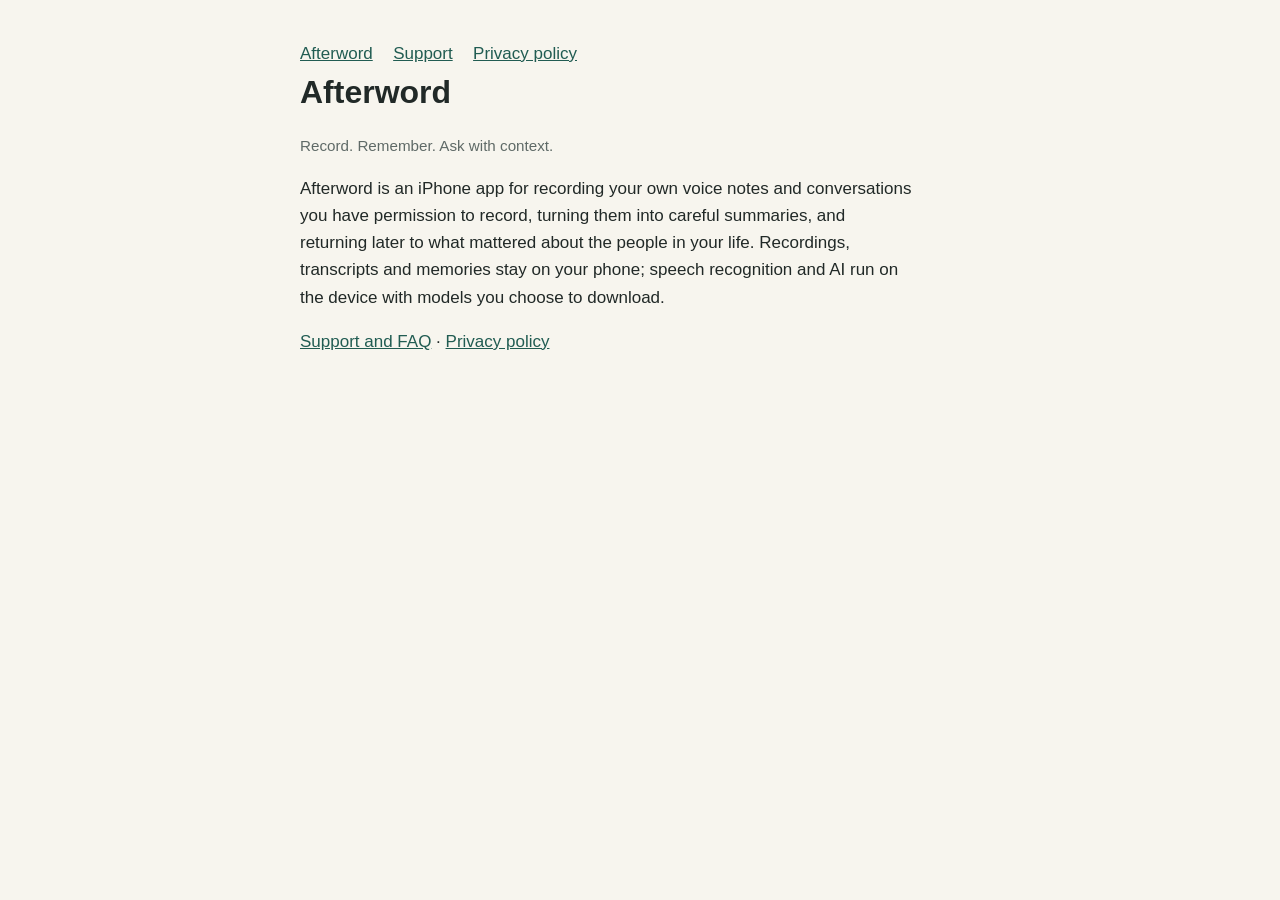
<file: index.html>
<!doctype html><html lang="en"><head><meta charset="utf-8"><meta name="viewport" content="width=device-width,initial-scale=1"><title>Afterword</title><link rel="stylesheet" href="style.css"></head>
<body><main>
<nav><a href="index.html">Afterword</a><a href="support.html">Support</a><a href="privacy.html">Privacy policy</a></nav>
<h1>Afterword</h1><p class="meta">Record. Remember. Ask with context.</p>
<p>Afterword is an iPhone app for recording your own voice notes and conversations you have permission to record, turning them into careful summaries, and returning later to what mattered about the people in your life. Recordings, transcripts and memories stay on your phone; speech recognition and AI run on the device with models you choose to download.</p>
<p><a href="support.html">Support and FAQ</a> · <a href="privacy.html">Privacy policy</a></p>
</main></body></html>
</file>
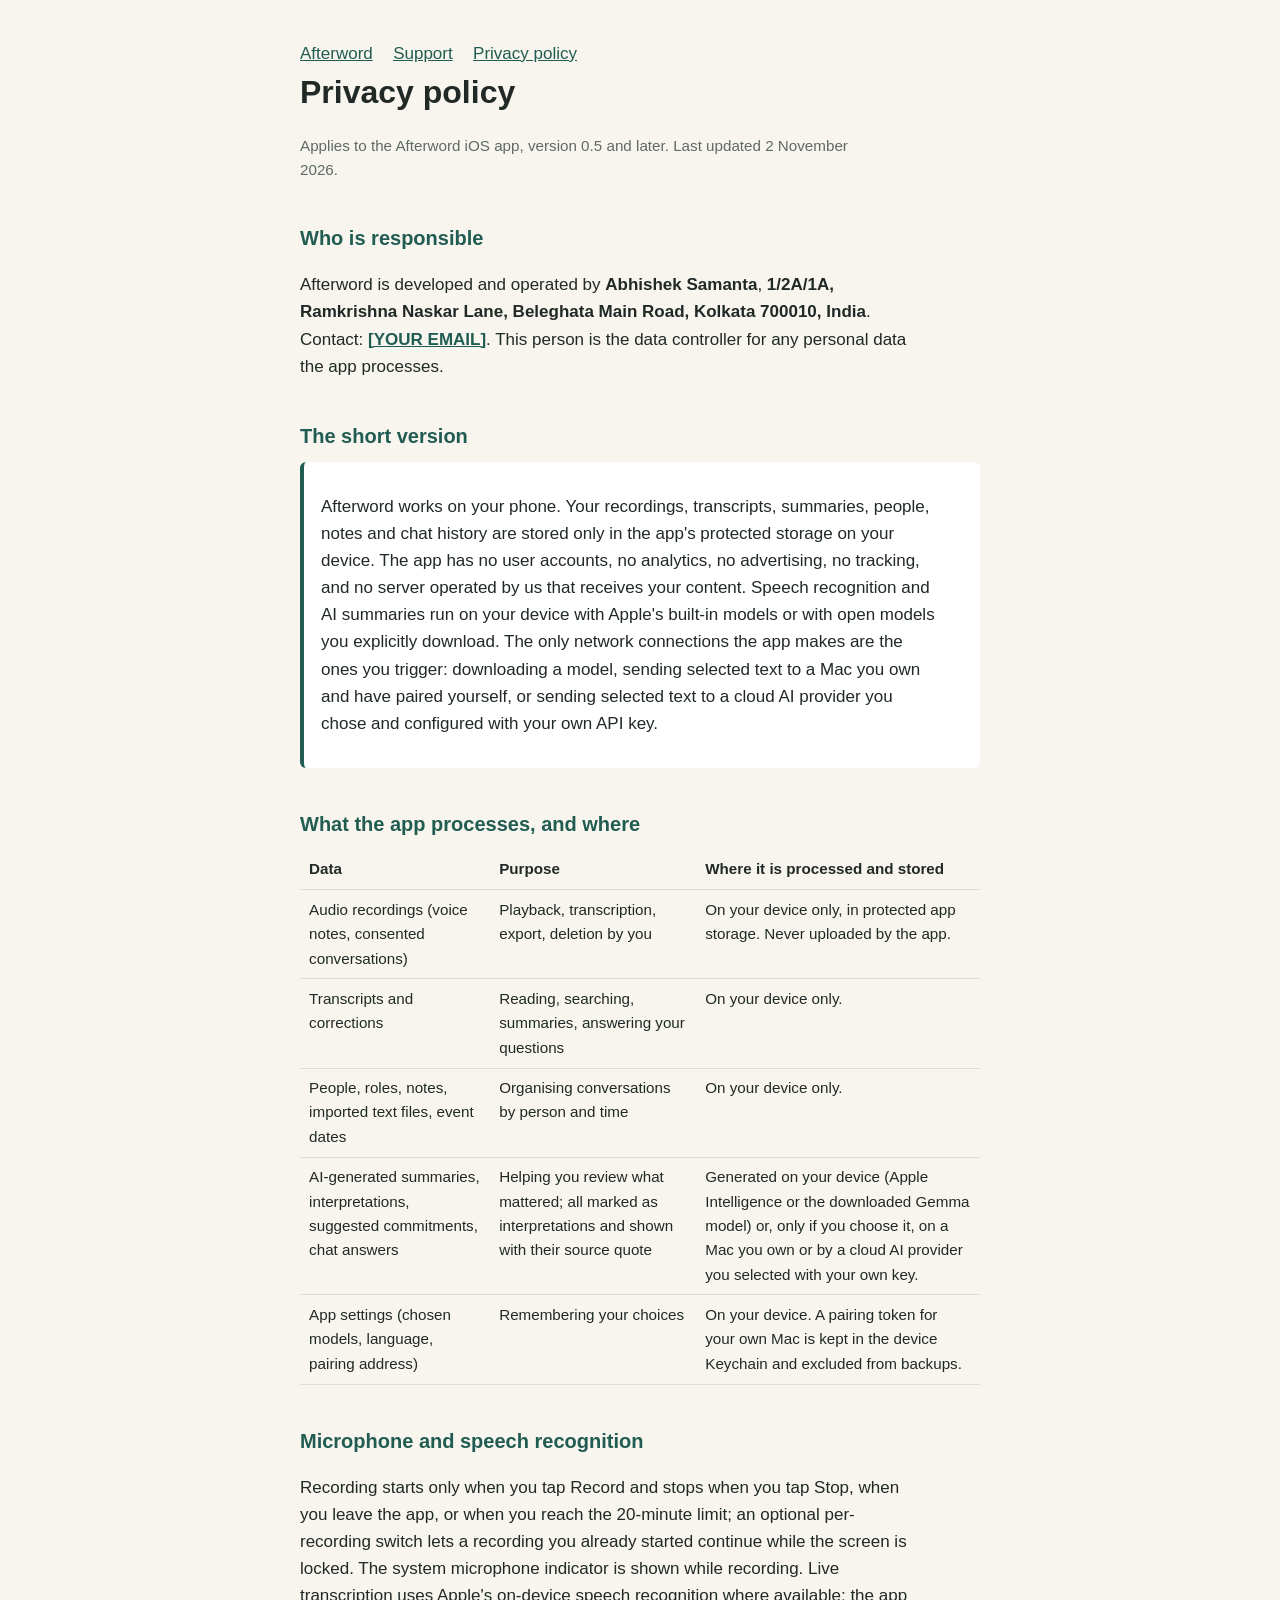
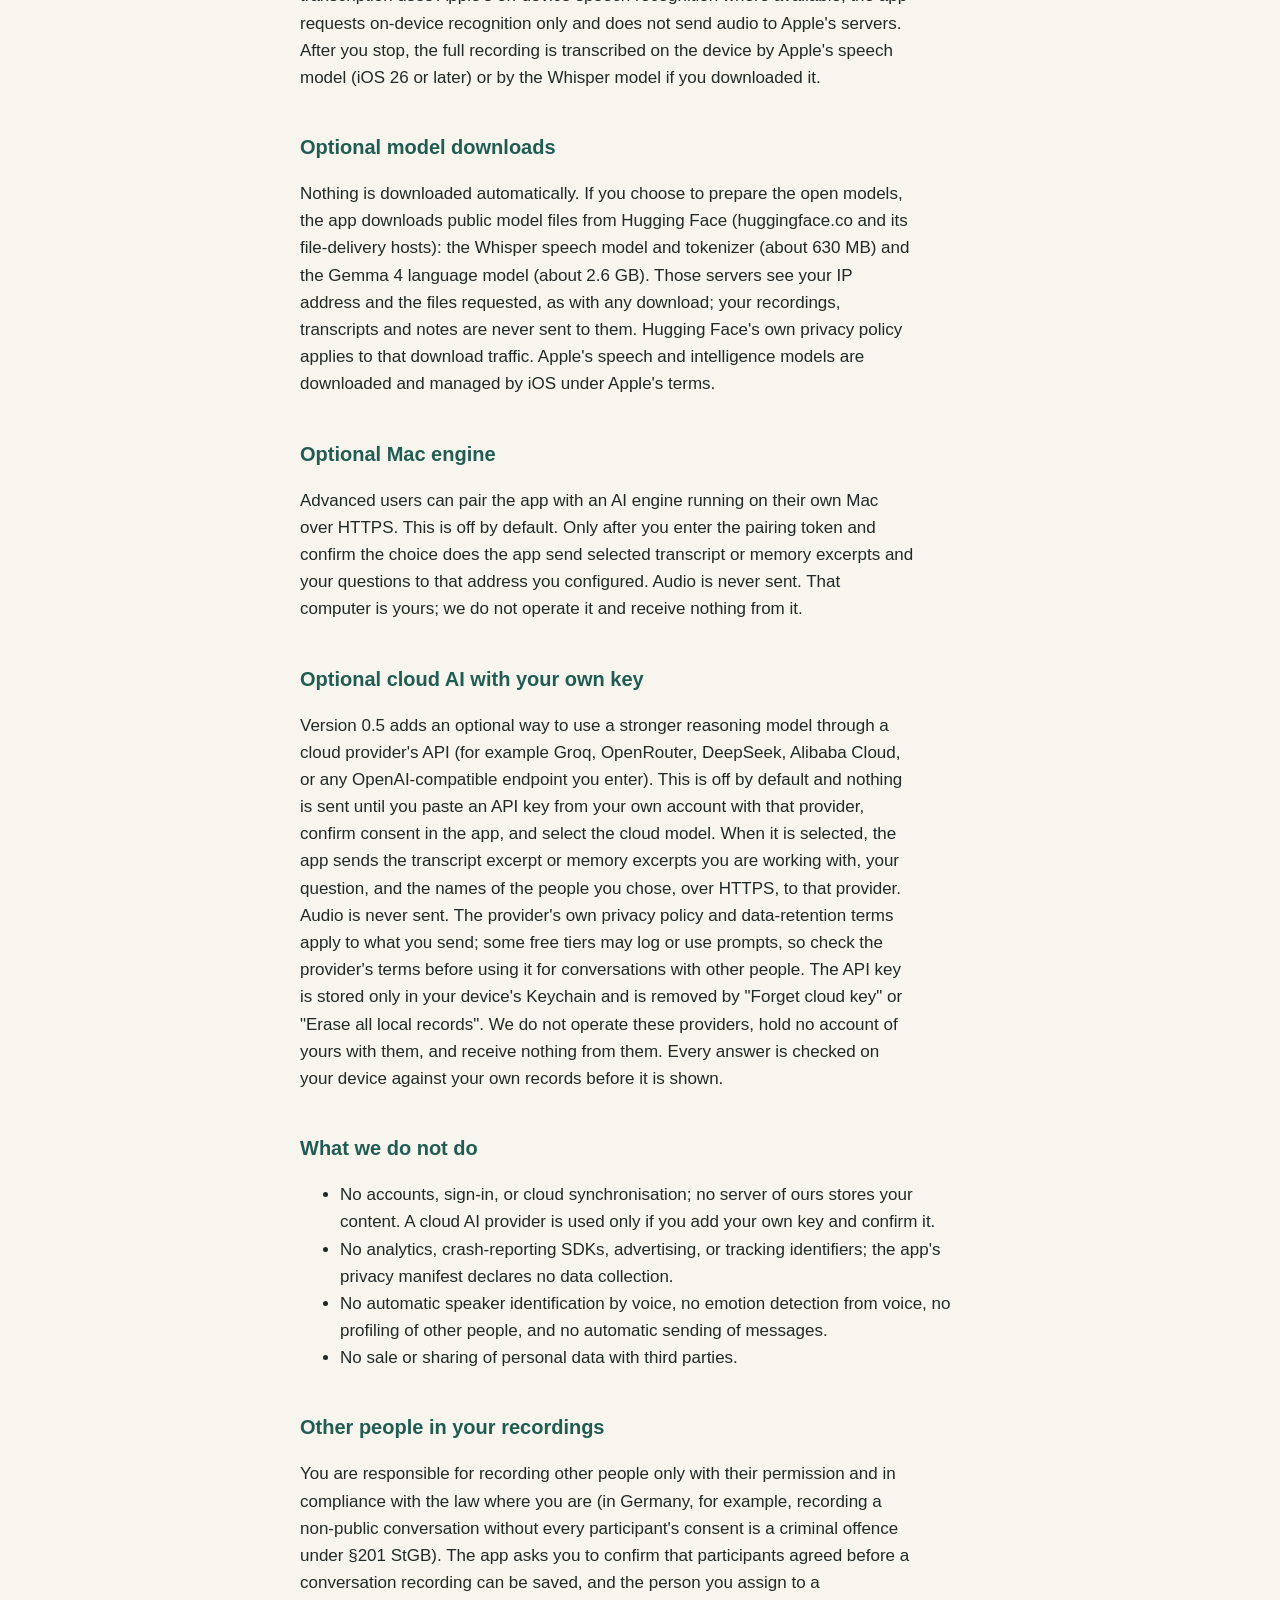
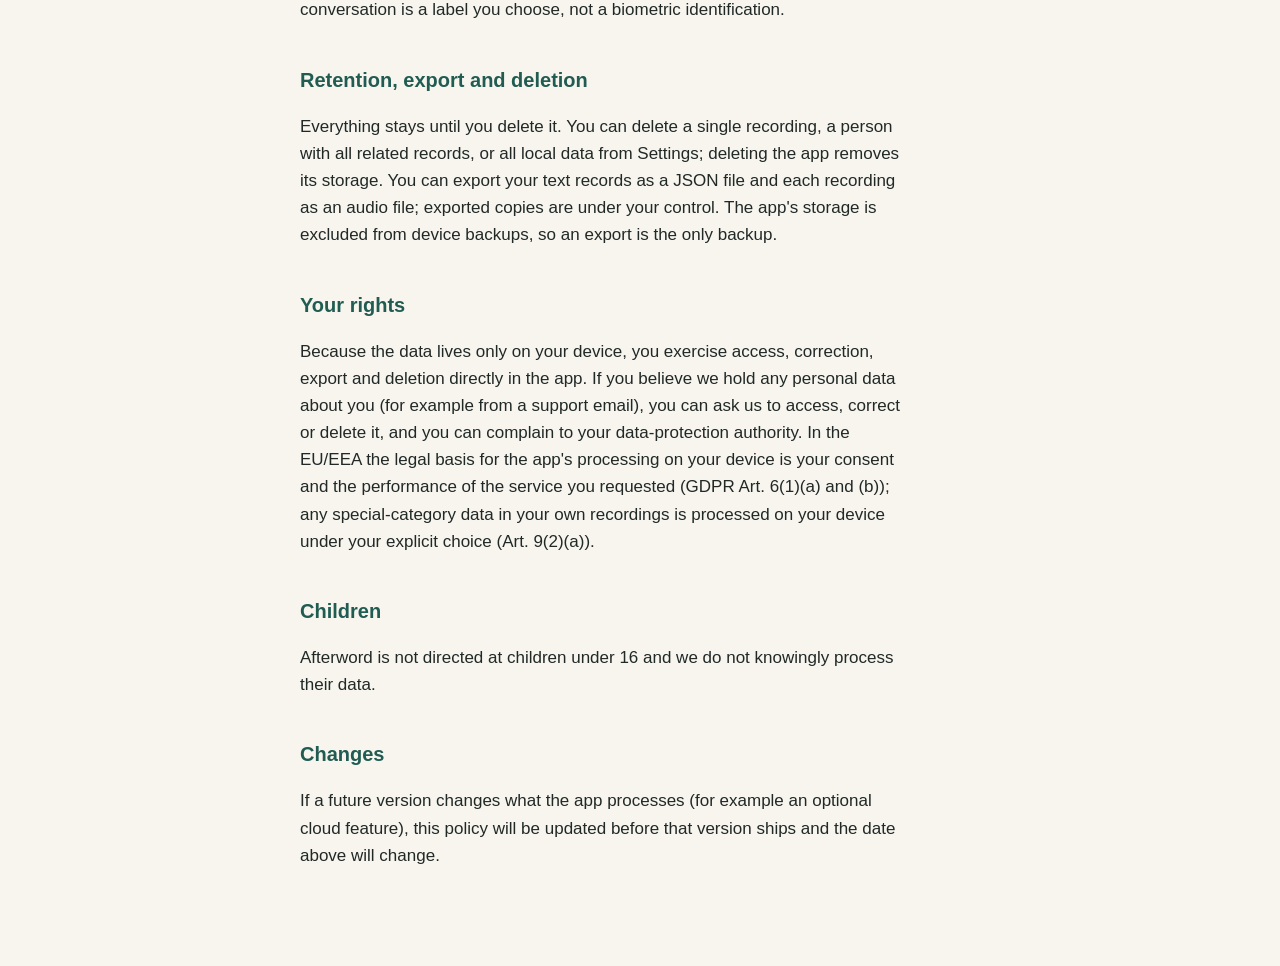
<file: privacy.html>
<!doctype html><html lang="en"><head><meta charset="utf-8"><meta name="viewport" content="width=device-width,initial-scale=1"><title>Afterword · Privacy policy</title><link rel="stylesheet" href="style.css"></head>
<body><main>
<nav><a href="index.html">Afterword</a><a href="support.html">Support</a><a href="privacy.html">Privacy policy</a></nav>
<h1>Privacy policy</h1>
<p class="meta">Applies to the Afterword iOS app, version 0.5 and later. Last updated 2 November 2026.</p>

<h2>Who is responsible</h2>
<p>Afterword is developed and operated by <strong>Abhishek Samanta</strong>, <strong>1/2A/1A, Ramkrishna Naskar Lane, Beleghata Main Road, Kolkata 700010, India</strong>. Contact: <strong><a href="mailto:[YOUR EMAIL]">[YOUR EMAIL]</a></strong>. This person is the data controller for any personal data the app processes.</p>

<h2>The short version</h2>
<div class="note"><p>Afterword works on your phone. Your recordings, transcripts, summaries, people, notes and chat history are stored only in the app's protected storage on your device. The app has no user accounts, no analytics, no advertising, no tracking, and no server operated by us that receives your content. Speech recognition and AI summaries run on your device with Apple's built-in models or with open models you explicitly download. The only network connections the app makes are the ones you trigger: downloading a model, sending selected text to a Mac you own and have paired yourself, or sending selected text to a cloud AI provider you chose and configured with your own API key.</p></div>

<h2>What the app processes, and where</h2>
<table>
<tr><th>Data</th><th>Purpose</th><th>Where it is processed and stored</th></tr>
<tr><td>Audio recordings (voice notes, consented conversations)</td><td>Playback, transcription, export, deletion by you</td><td>On your device only, in protected app storage. Never uploaded by the app.</td></tr>
<tr><td>Transcripts and corrections</td><td>Reading, searching, summaries, answering your questions</td><td>On your device only.</td></tr>
<tr><td>People, roles, notes, imported text files, event dates</td><td>Organising conversations by person and time</td><td>On your device only.</td></tr>
<tr><td>AI-generated summaries, interpretations, suggested commitments, chat answers</td><td>Helping you review what mattered; all marked as interpretations and shown with their source quote</td><td>Generated on your device (Apple Intelligence or the downloaded Gemma model) or, only if you choose it, on a Mac you own or by a cloud AI provider you selected with your own key.</td></tr>
<tr><td>App settings (chosen models, language, pairing address)</td><td>Remembering your choices</td><td>On your device. A pairing token for your own Mac is kept in the device Keychain and excluded from backups.</td></tr>
</table>

<h2>Microphone and speech recognition</h2>
<p>Recording starts only when you tap Record and stops when you tap Stop, when you leave the app, or when you reach the 20-minute limit; an optional per-recording switch lets a recording you already started continue while the screen is locked. The system microphone indicator is shown while recording. Live transcription uses Apple's on-device speech recognition where available; the app requests on-device recognition only and does not send audio to Apple's servers. After you stop, the full recording is transcribed on the device by Apple's speech model (iOS 26 or later) or by the Whisper model if you downloaded it.</p>

<h2>Optional model downloads</h2>
<p>Nothing is downloaded automatically. If you choose to prepare the open models, the app downloads public model files from Hugging Face (huggingface.co and its file-delivery hosts): the Whisper speech model and tokenizer (about 630 MB) and the Gemma 4 language model (about 2.6 GB). Those servers see your IP address and the files requested, as with any download; your recordings, transcripts and notes are never sent to them. Hugging Face's own privacy policy applies to that download traffic. Apple's speech and intelligence models are downloaded and managed by iOS under Apple's terms.</p>

<h2>Optional Mac engine</h2>
<p>Advanced users can pair the app with an AI engine running on their own Mac over HTTPS. This is off by default. Only after you enter the pairing token and confirm the choice does the app send selected transcript or memory excerpts and your questions to that address you configured. Audio is never sent. That computer is yours; we do not operate it and receive nothing from it.</p>

<h2>Optional cloud AI with your own key</h2>
<p>Version 0.5 adds an optional way to use a stronger reasoning model through a cloud provider's API (for example Groq, OpenRouter, DeepSeek, Alibaba Cloud, or any OpenAI-compatible endpoint you enter). This is off by default and nothing is sent until you paste an API key from your own account with that provider, confirm consent in the app, and select the cloud model. When it is selected, the app sends the transcript excerpt or memory excerpts you are working with, your question, and the names of the people you chose, over HTTPS, to that provider. Audio is never sent. The provider's own privacy policy and data-retention terms apply to what you send; some free tiers may log or use prompts, so check the provider's terms before using it for conversations with other people. The API key is stored only in your device's Keychain and is removed by "Forget cloud key" or "Erase all local records". We do not operate these providers, hold no account of yours with them, and receive nothing from them. Every answer is checked on your device against your own records before it is shown.</p>

<h2>What we do not do</h2>
<ul>
<li>No accounts, sign-in, or cloud synchronisation; no server of ours stores your content. A cloud AI provider is used only if you add your own key and confirm it.</li>
<li>No analytics, crash-reporting SDKs, advertising, or tracking identifiers; the app's privacy manifest declares no data collection.</li>
<li>No automatic speaker identification by voice, no emotion detection from voice, no profiling of other people, and no automatic sending of messages.</li>
<li>No sale or sharing of personal data with third parties.</li>
</ul>

<h2>Other people in your recordings</h2>
<p>You are responsible for recording other people only with their permission and in compliance with the law where you are (in Germany, for example, recording a non-public conversation without every participant's consent is a criminal offence under §201 StGB). The app asks you to confirm that participants agreed before a conversation recording can be saved, and the person you assign to a conversation is a label you choose, not a biometric identification.</p>

<h2>Retention, export and deletion</h2>
<p>Everything stays until you delete it. You can delete a single recording, a person with all related records, or all local data from Settings; deleting the app removes its storage. You can export your text records as a JSON file and each recording as an audio file; exported copies are under your control. The app's storage is excluded from device backups, so an export is the only backup.</p>

<h2>Your rights</h2>
<p>Because the data lives only on your device, you exercise access, correction, export and deletion directly in the app. If you believe we hold any personal data about you (for example from a support email), you can ask us to access, correct or delete it, and you can complain to your data-protection authority. In the EU/EEA the legal basis for the app's processing on your device is your consent and the performance of the service you requested (GDPR Art. 6(1)(a) and (b)); any special-category data in your own recordings is processed on your device under your explicit choice (Art. 9(2)(a)).</p>

<h2>Children</h2>
<p>Afterword is not directed at children under 16 and we do not knowingly process their data.</p>

<h2>Changes</h2>
<p>If a future version changes what the app processes (for example an optional cloud feature), this policy will be updated before that version ships and the date above will change.</p>
</main></body></html>
</file>
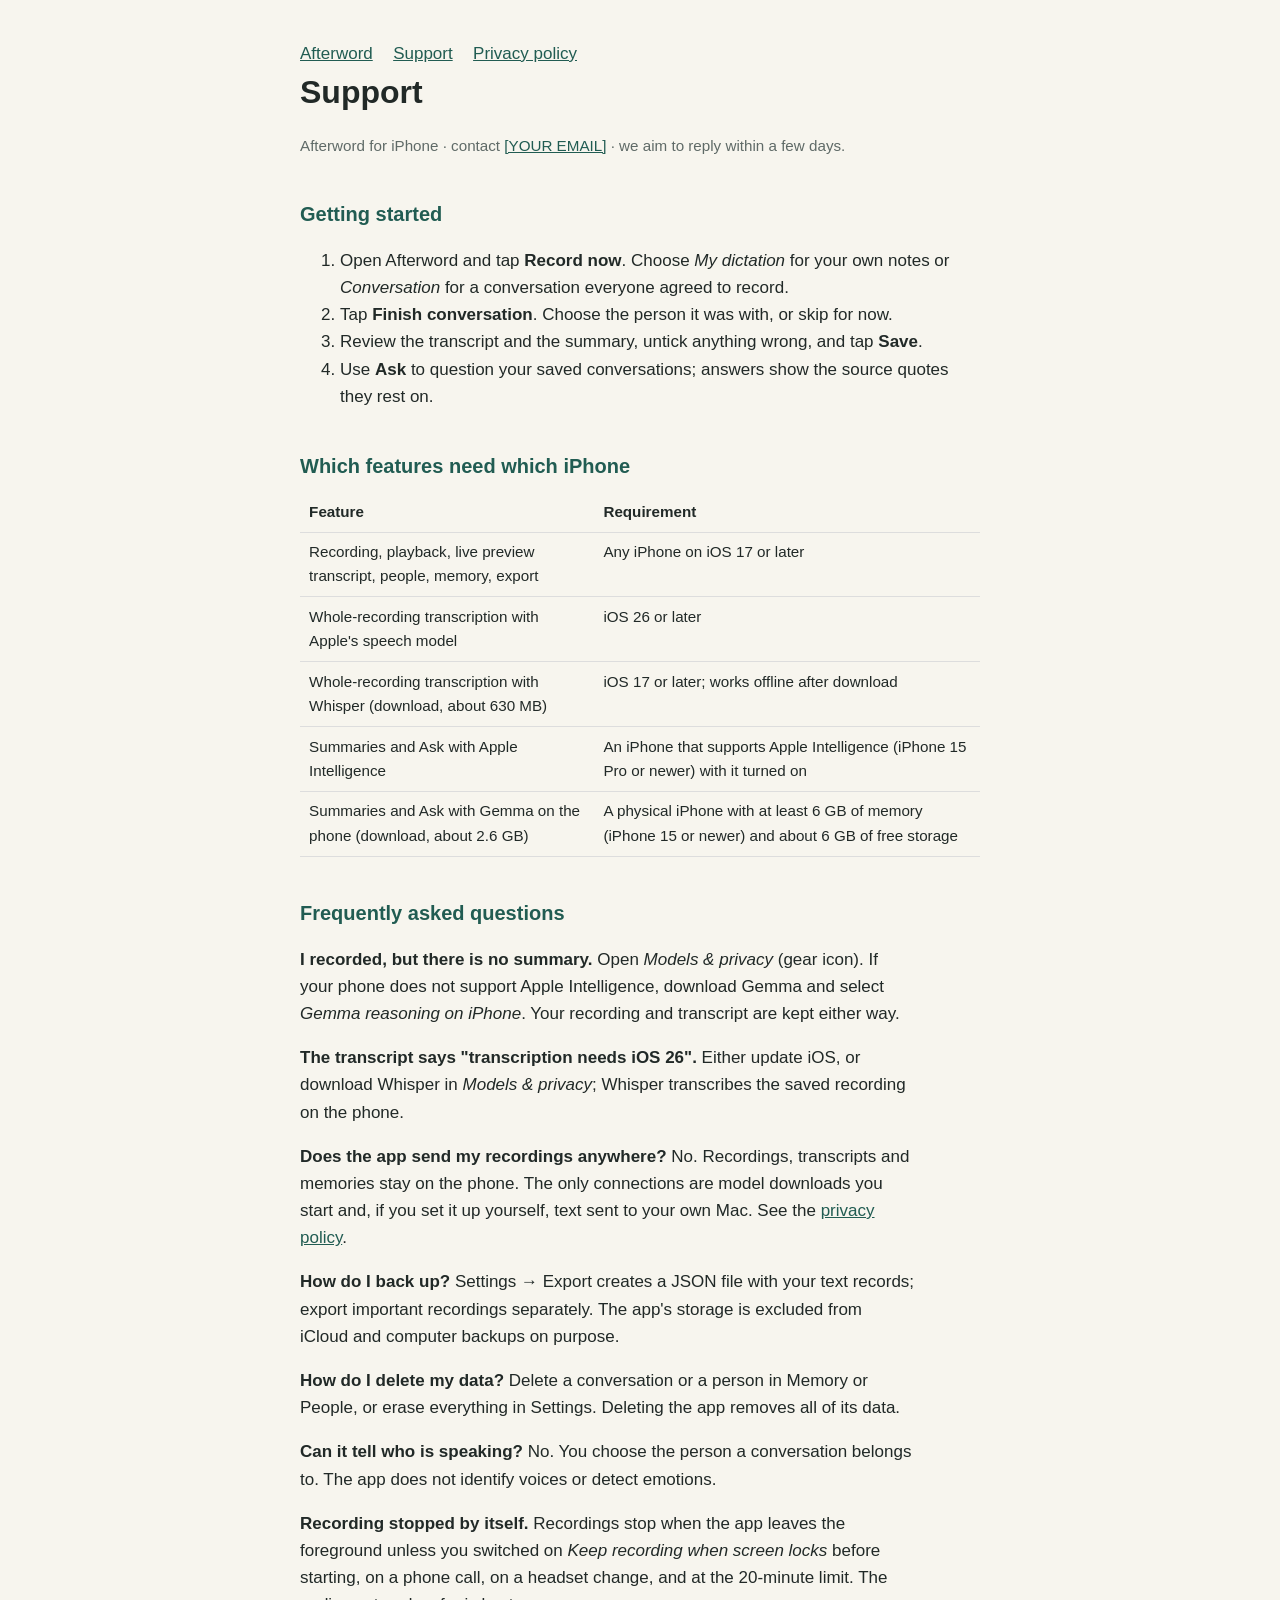
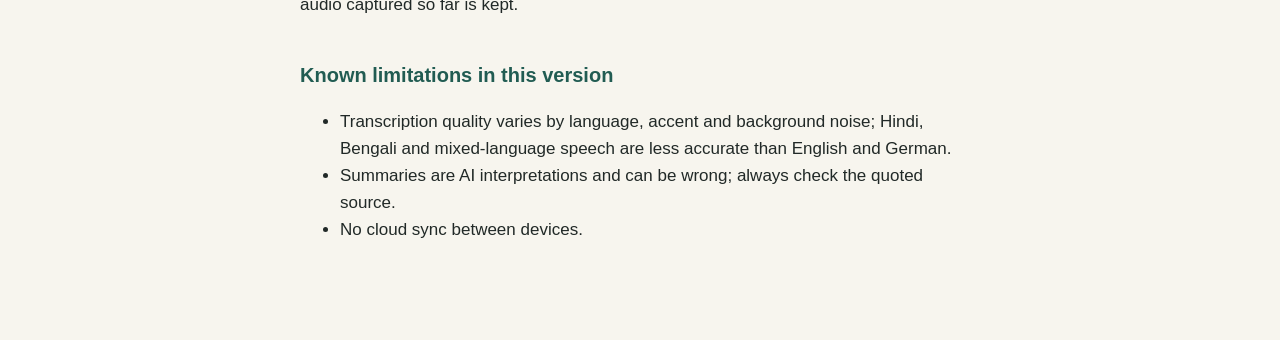
<file: support.html>
<!doctype html><html lang="en"><head><meta charset="utf-8"><meta name="viewport" content="width=device-width,initial-scale=1"><title>Afterword · Support</title><link rel="stylesheet" href="style.css"></head>
<body><main>
<nav><a href="index.html">Afterword</a><a href="support.html">Support</a><a href="privacy.html">Privacy policy</a></nav>
<h1>Support</h1>
<p class="meta">Afterword for iPhone · contact <a href="mailto:[YOUR EMAIL]">[YOUR EMAIL]</a> · we aim to reply within a few days.</p>

<h2>Getting started</h2>
<ol>
<li>Open Afterword and tap <strong>Record now</strong>. Choose <em>My dictation</em> for your own notes or <em>Conversation</em> for a conversation everyone agreed to record.</li>
<li>Tap <strong>Finish conversation</strong>. Choose the person it was with, or skip for now.</li>
<li>Review the transcript and the summary, untick anything wrong, and tap <strong>Save</strong>.</li>
<li>Use <strong>Ask</strong> to question your saved conversations; answers show the source quotes they rest on.</li>
</ol>

<h2>Which features need which iPhone</h2>
<table>
<tr><th>Feature</th><th>Requirement</th></tr>
<tr><td>Recording, playback, live preview transcript, people, memory, export</td><td>Any iPhone on iOS 17 or later</td></tr>
<tr><td>Whole-recording transcription with Apple's speech model</td><td>iOS 26 or later</td></tr>
<tr><td>Whole-recording transcription with Whisper (download, about 630 MB)</td><td>iOS 17 or later; works offline after download</td></tr>
<tr><td>Summaries and Ask with Apple Intelligence</td><td>An iPhone that supports Apple Intelligence (iPhone 15 Pro or newer) with it turned on</td></tr>
<tr><td>Summaries and Ask with Gemma on the phone (download, about 2.6 GB)</td><td>A physical iPhone with at least 6 GB of memory (iPhone 15 or newer) and about 6 GB of free storage</td></tr>
</table>

<h2>Frequently asked questions</h2>
<p><strong>I recorded, but there is no summary.</strong> Open <em>Models &amp; privacy</em> (gear icon). If your phone does not support Apple Intelligence, download Gemma and select <em>Gemma reasoning on iPhone</em>. Your recording and transcript are kept either way.</p>
<p><strong>The transcript says "transcription needs iOS 26".</strong> Either update iOS, or download Whisper in <em>Models &amp; privacy</em>; Whisper transcribes the saved recording on the phone.</p>
<p><strong>Does the app send my recordings anywhere?</strong> No. Recordings, transcripts and memories stay on the phone. The only connections are model downloads you start and, if you set it up yourself, text sent to your own Mac. See the <a href="privacy.html">privacy policy</a>.</p>
<p><strong>How do I back up?</strong> Settings → Export creates a JSON file with your text records; export important recordings separately. The app's storage is excluded from iCloud and computer backups on purpose.</p>
<p><strong>How do I delete my data?</strong> Delete a conversation or a person in Memory or People, or erase everything in Settings. Deleting the app removes all of its data.</p>
<p><strong>Can it tell who is speaking?</strong> No. You choose the person a conversation belongs to. The app does not identify voices or detect emotions.</p>
<p><strong>Recording stopped by itself.</strong> Recordings stop when the app leaves the foreground unless you switched on <em>Keep recording when screen locks</em> before starting, on a phone call, on a headset change, and at the 20-minute limit. The audio captured so far is kept.</p>

<h2>Known limitations in this version</h2>
<ul><li>Transcription quality varies by language, accent and background noise; Hindi, Bengali and mixed-language speech are less accurate than English and German.</li><li>Summaries are AI interpretations and can be wrong; always check the quoted source.</li><li>No cloud sync between devices.</li></ul>
</main></body></html>
</file>
<file: style.css>
:root{--ink:#212927;--teal:#215c52;--cream:#f7f5ee;--muted:#5f6a67}
*{box-sizing:border-box}body{margin:0;font:17px/1.6 -apple-system,BlinkMacSystemFont,"Segoe UI",Helvetica,Arial,sans-serif;color:var(--ink);background:var(--cream)}
main{max-width:720px;margin:0 auto;padding:40px 20px 80px}h1{font-size:2rem;margin:0 0 .25em}h2{font-size:1.25rem;margin:2em 0 .5em;color:var(--teal)}
p,li{max-width:65ch}.meta{color:var(--muted);font-size:.95rem}a{color:var(--teal)}nav a{margin-right:1.2em}
table{border-collapse:collapse;width:100%;font-size:.95rem}td,th{text-align:left;vertical-align:top;padding:.5em .6em;border-bottom:1px solid #ddd}
.note{background:#fff;border-left:4px solid var(--teal);padding:.8em 1em;border-radius:6px}
</file>
